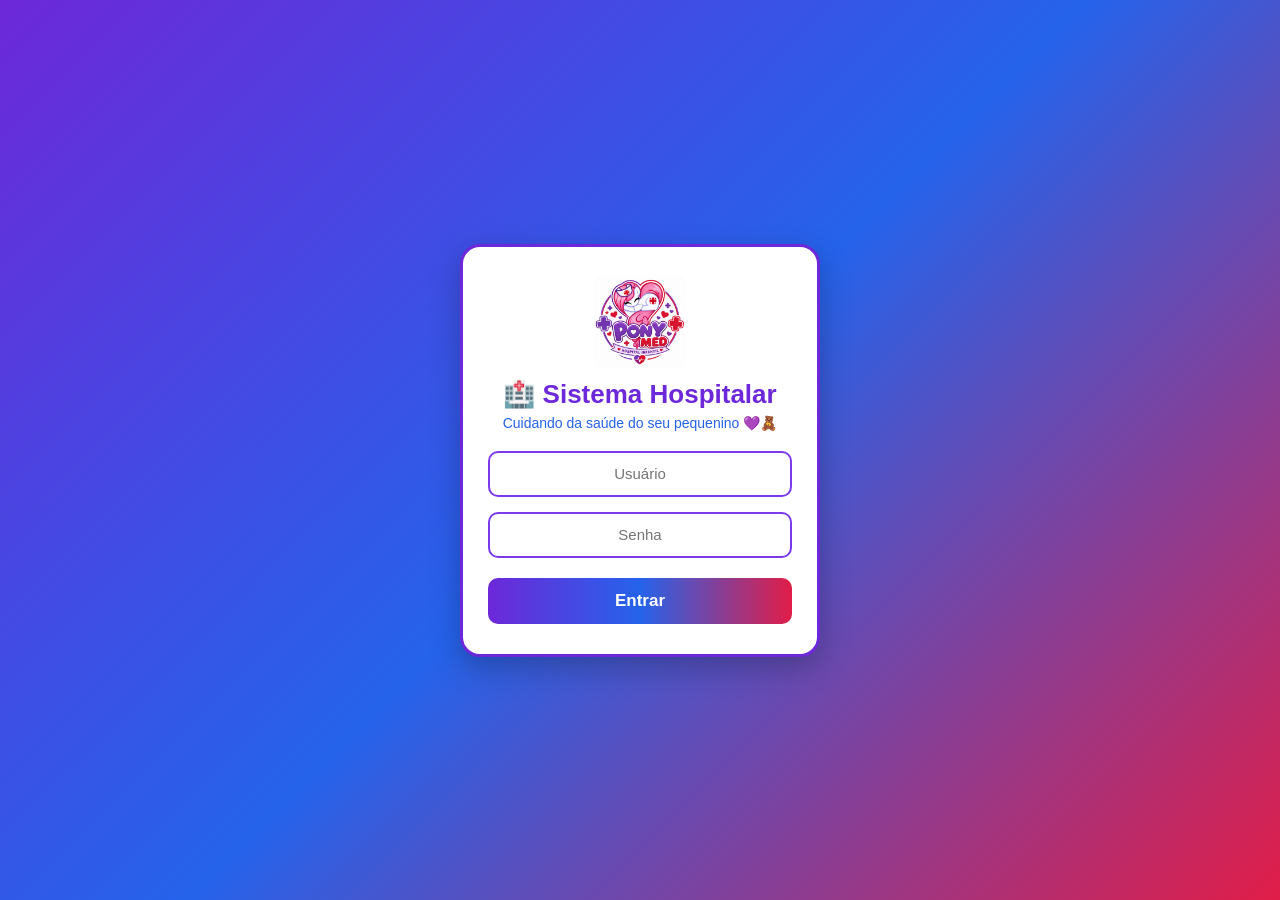
<file: frontend/index.html>
<!DOCTYPE html>
<html lang="pt-BR">
<head>
<meta charset="UTF-8">
<meta name="viewport" content="width=device-width, initial-scale=1.0">

<title>Sistema Hospitalar</title>

<style>

* {
  box-sizing: border-box;
  margin: 0;
  padding: 0;
}

body {
  min-height: 100vh;
  display: flex;
  justify-content: center;
  align-items: center;
  font-family: Arial, sans-serif;

  /* Fundo roxo, azul e vermelho */
  background: linear-gradient(
    135deg,
    #6d28d9,
    #2563eb,
    #e11d48
  );
}

.container {
  width: 360px;
  padding: 30px 25px;

  background: #ffffff;
  border-radius: 20px;

  box-shadow: 0 10px 30px rgba(0, 0, 0, 0.25);

  border: 3px solid #6d28d9;

  display: flex;
  flex-direction: column;
  align-items: center;

  text-align: center;
}

/* IMAGEM CENTRALIZADA */
.logo {
  width: 90px;
  height: 90px;
  object-fit: contain;
  margin-bottom: 12px;
}

/* TÍTULO */
h2 {
  color: #6d28d9;
  font-size: 26px;
  margin-bottom: 5px;
  font-weight: bold;
}

/* FRASE */
.frase {
  color: #2563eb;
  font-size: 14px;
  margin-bottom: 20px;
}

/* CAMPOS */
input {
  width: 100%;
  height: 46px;

  margin-bottom: 15px;
  padding: 10px 15px;

  border: 2px solid #7c3aed;
  border-radius: 10px;

  font-size: 15px;
  text-align: center;

  outline: none;

  transition: border-color 0.2s ease;
}

input:focus {
  border-color: #2563eb;
}

/* BOTÃO */
button {
  width: 100%;
  height: 46px;

  margin-top: 5px;

  border: none;
  border-radius: 10px;

  background: linear-gradient(
    90deg,
    #6d28d9,
    #2563eb,
    #e11d48
  );

  color: white;

  font-size: 17px;
  font-weight: bold;

  cursor: pointer;

  transition: transform 0.2s ease, opacity 0.2s ease;
}

button:hover {
  transform: scale(1.02);
  opacity: 0.95;
}

</style>
</head>

<body>

<div class="container">

<!-- IMAGEM -->
<img
  src="logo.png"
  alt="Logo do Sistema Hospitalar"
  class="logo"
>

<!-- TÍTULO -->
<h2>🏥 Sistema Hospitalar</h2>

<!-- FRASE -->
<p class="frase">
  Cuidando da saúde do seu pequenino 💜🧸
</p>

<!-- USUÁRIO -->
<input
  id="usuario"
  type="text"
  placeholder="Usuário"
>

<!-- SENHA -->
<input
  id="senha"
  type="password"
  placeholder="Senha"
>

<!-- BOTÃO -->
<button onclick="login()">
  Entrar
</button>

</div>

<script>

function login() {

  const usuario = document.getElementById("usuario").value;
  const senha = document.getElementById("senha").value;

  fetch("/login", {
    method: "POST",

    headers: {
      "Content-Type": "application/json"
    },

    body: JSON.stringify({
      usuario: usuario,
      senha: senha
    })
  })

  .then(r => r.json())

  .then(data => {

    if (data.tipo === "triagem") {
      location.href = "triagem.html";
    }

    if (data.tipo === "medico") {
      location.href = "medico.html";
    }

    if (data.tipo === "atendimento") {
      location.href = "atendimento.html";
    }

  })

  .catch(error => {
    console.error("Erro ao realizar login:", error);
  });

}

</script>

</body>
</html>
</file>
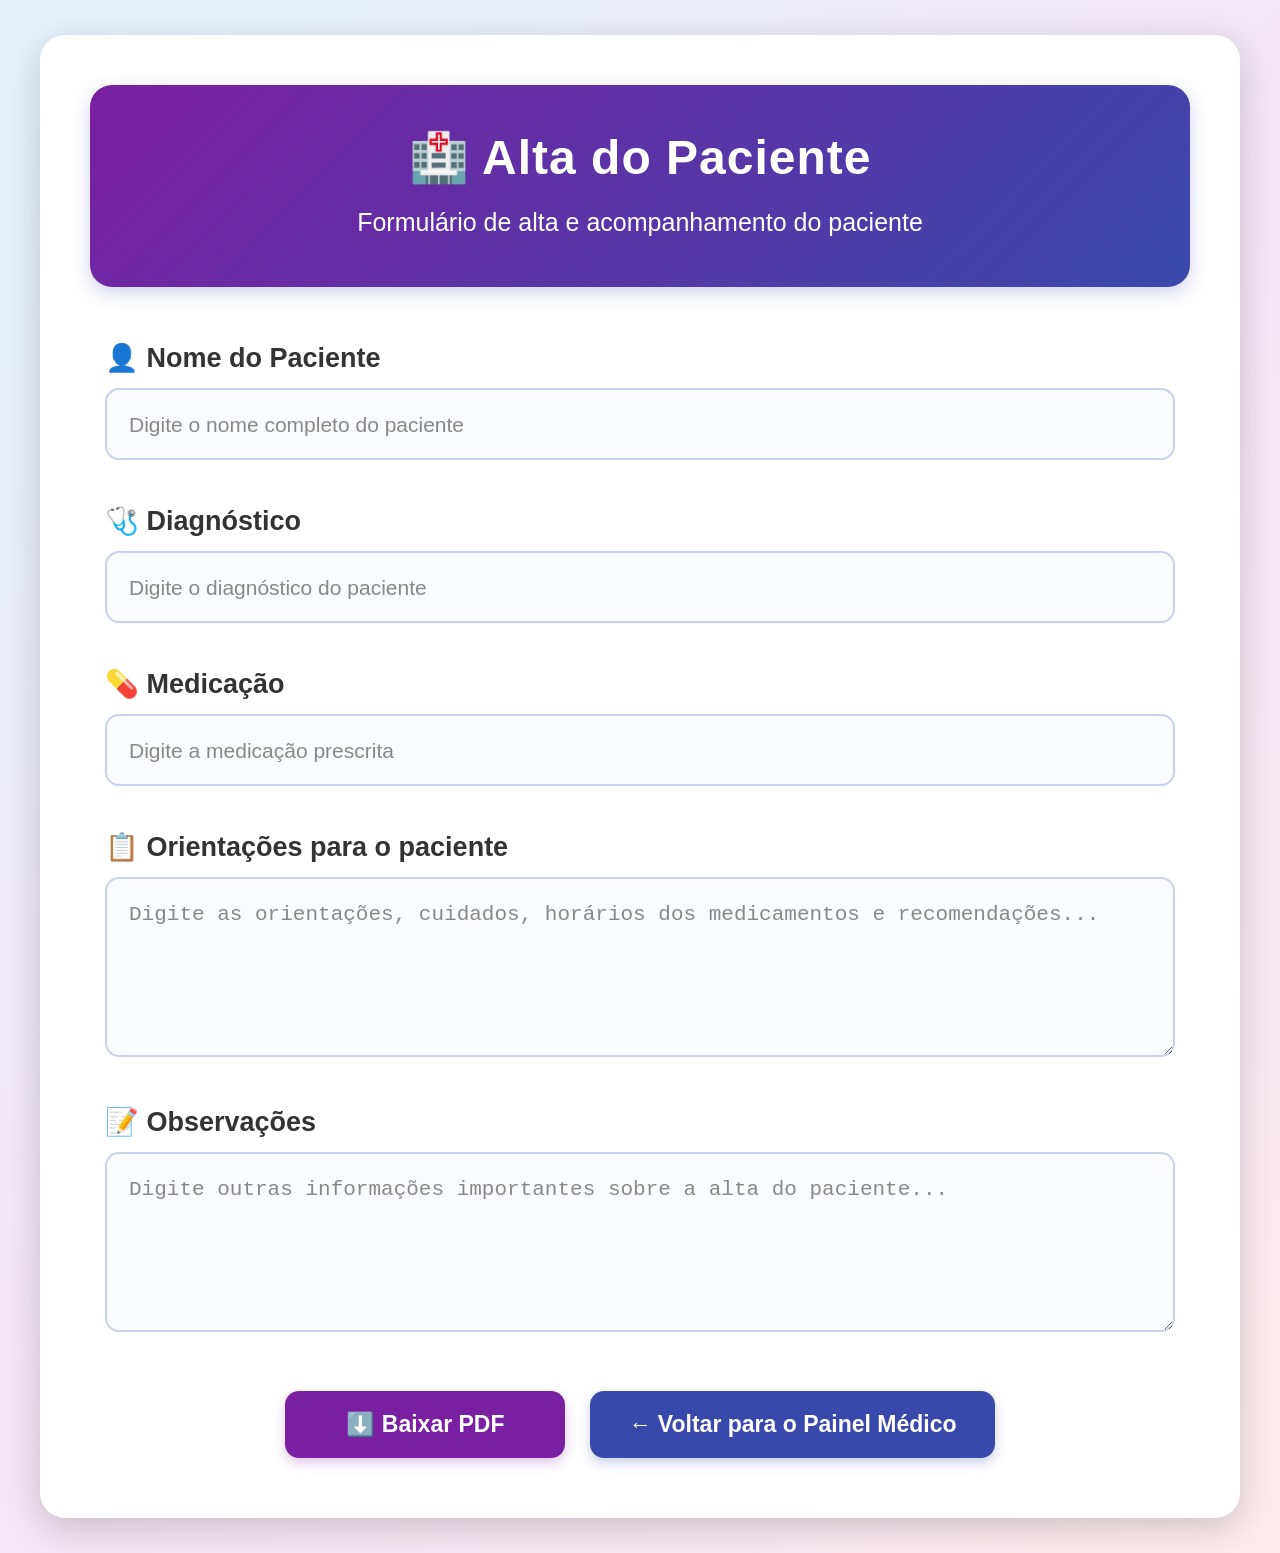
<file: frontend/alta.html>
<!DOCTYPE html> 
<html lang="pt-br"> 
 
<head> 
    <meta charset="UTF-8"> 
    <meta name="viewport" content="width=device-width, initial-scale=1.0"> 
 
    <title>Alta do Paciente</title> 
 
    <style> 
 
        * { 
            box-sizing: border-box; 
        } 
 
        body { 
            margin: 0; 
            min-height: 100vh; 
            font-family: Arial, sans-serif; 
            background: linear-gradient(135deg, #e3f2fd, #f3e5f5, #ffebee); 
 
            display: flex; 
            justify-content: center; 
            align-items: flex-start; 
 
            padding: 35px 20px; 
        } 
 
        .container { 
            width: 100%; 
            max-width: 1200px; 
 
            background: white; 
 
            border-radius: 25px; 
 
            padding: 50px; 
 
            box-shadow: 0 10px 35px rgba(0,0,0,0.18); 
        } 
 
        header { 
            text-align: center; 
 
            background: linear-gradient(135deg, #7b1fa2, #3949ab); 
 
            color: white; 
 
            padding: 45px 30px; 
 
            border-radius: 22px; 
 
            margin-bottom: 45px; 
 
            box-shadow: 0 6px 18px rgba(63, 81, 181, 0.25); 
        } 
 
        header h1 { 
            font-size: 48px; 
            margin: 0 0 18px 0; 
            letter-spacing: 1px; 
        } 
 
        header p { 
            font-size: 25px; 
            margin: 0; 
            line-height: 1.5; 
        } 
 
        .formulario { 
            padding: 10px 15px; 
        } 
 
        .campo { 
            margin-bottom: 35px; 
        } 
 
        .campo label { 
            display: block; 
 
            font-size: 27px; 
 
            font-weight: bold; 
 
            margin-bottom: 14px; 
 
            color: #333; 
        } 
 
        .campo input, 
        .campo textarea, 
        .campo select { 
            width: 100%; 
 
            padding: 20px 22px; 
 
            font-size: 24px; 
 
            border: 2px solid #c9d2ed; 
 
            border-radius: 14px; 
 
            outline: none; 
 
            background: #fafbff; 
 
            color: #222; 
 
            min-height: 65px; 
        } 
 
        .campo input::placeholder, 
        .campo textarea::placeholder { 
            color: #888; 
            font-size: 21px; 
        } 
 
        .campo textarea { 
            min-height: 180px; 
 
            resize: vertical; 
 
            line-height: 1.5; 
        } 
 
        .campo input:focus, 
        .campo textarea:focus, 
        .campo select:focus { 
            border-color: #7b1fa2; 
 
            background: white; 
 
            box-shadow: 0 0 0 4px rgba(123, 31, 162, 0.10); 
        } 
 
        /* Organização dos campos em blocos */ 
 
        .campo::before { 
            content: ""; 
            display: block; 
        } 
 
        .botoes { 
            display: flex; 
 
            justify-content: center; 
 
            gap: 25px; 
 
            margin-top: 45px; 
 
            flex-wrap: wrap; 
        } 
 
        .btn { 
            padding: 20px 38px; 
 
            font-size: 23px; 
 
            font-weight: bold; 
 
            border: none; 
 
            border-radius: 14px; 
 
            cursor: pointer; 
 
            min-width: 280px; 
 
            transition: 0.2s; 
        } 
 
        .btn-pdf { 
            background: #7b1fa2; 
 
            color: white; 
 
            box-shadow: 0 5px 12px rgba(123, 31, 162, 0.25); 
        } 
 
        .btn-voltar { 
            background: #3949ab; 
 
            color: white; 
 
            box-shadow: 0 5px 12px rgba(57, 73, 171, 0.25); 
        } 
 
        .btn:hover { 
            opacity: 0.9; 
            transform: translateY(-2px); 
        } 
 
        /* Separadores visuais */ 
 
        .campo:not(:last-child) { 
            padding-bottom: 10px; 
        } 
 
        @media (max-width: 700px) { 
 
            body { 
                padding: 15px 10px; 
            } 
 
            .container { 
                padding: 25px 18px; 
                border-radius: 18px; 
            } 
 
            header { 
                padding: 30px 15px; 
            } 
 
            header h1 { 
                font-size: 36px; 
            } 
 
            header p { 
                font-size: 20px; 
            } 
 
            .campo label { 
                font-size: 22px; 
            } 
 
            .campo input, 
            .campo textarea, 
            .campo select { 
                font-size: 20px; 
            } 
 
            .btn { 
                width: 100%; 
                min-width: 0; 
            } 
 
        } 
 
        @media print { 
 
            body { 
                background: white; 
                padding: 0; 
            } 
 
            .container { 
                box-shadow: none; 
                max-width: 100%; 
                padding: 20px; 
            } 
 
            header { 
                box-shadow: none; 
            } 
 
            .botoes { 
                display: none; 
            } 
 
        } 
 
    </style> 
 
</head> 
 
<body> 
 
    <div class="container"> 
 
        <header> 
 
            <h1>🏥 Alta do Paciente</h1> 
 
            <p>Formulário de alta e acompanhamento do paciente</p> 
 
        </header> 
 
        <div class="formulario"> 
 
            <div class="campo"> 
 
                <label>👤 Nome do Paciente</label> 
 
                <input 
                    type="text" 
                    id="paciente" 
                    placeholder="Digite o nome completo do paciente" 
                > 
 
            </div> 
 
            <div class="campo"> 
 
                <label>🩺 Diagnóstico</label> 
 
                <input 
                    type="text" 
                    id="diagnostico" 
                    placeholder="Digite o diagnóstico do paciente" 
                > 
 
            </div> 
 
            <div class="campo"> 
 
                <label>💊 Medicação</label> 
 
                <input 
                    type="text" 
                    id="medicacao" 
                    placeholder="Digite a medicação prescrita" 
                > 
 
            </div> 
 
            <div class="campo"> 
 
                <label>📋 Orientações para o paciente</label> 
 
                <textarea 
                    id="orientacoes" 
                    placeholder="Digite as orientações, cuidados, horários dos medicamentos e recomendações..."
                ></textarea> 
 
            </div> 
 
            <div class="campo"> 
 
                <label>📝 Observações</label> 
 
                <textarea 
                    id="observacoes" 
                    placeholder="Digite outras informações importantes sobre a alta do paciente..."
                ></textarea> 
 
            </div> 
 
            <div class="botoes"> 
 
                <button 
                    class="btn btn-pdf" 
                    onclick="window.print()" 
                > 
                    ⬇️ Baixar PDF 
                </button> 
 
                <button 
                    class="btn btn-voltar" 
                    onclick="window.location.href='medico.html'" 
                > 
                    ← Voltar para o Painel Médico 
                </button> 
 
            </div> 
 
        </div> 
 
    </div> 
 
</body> 
 
</html>
</file>
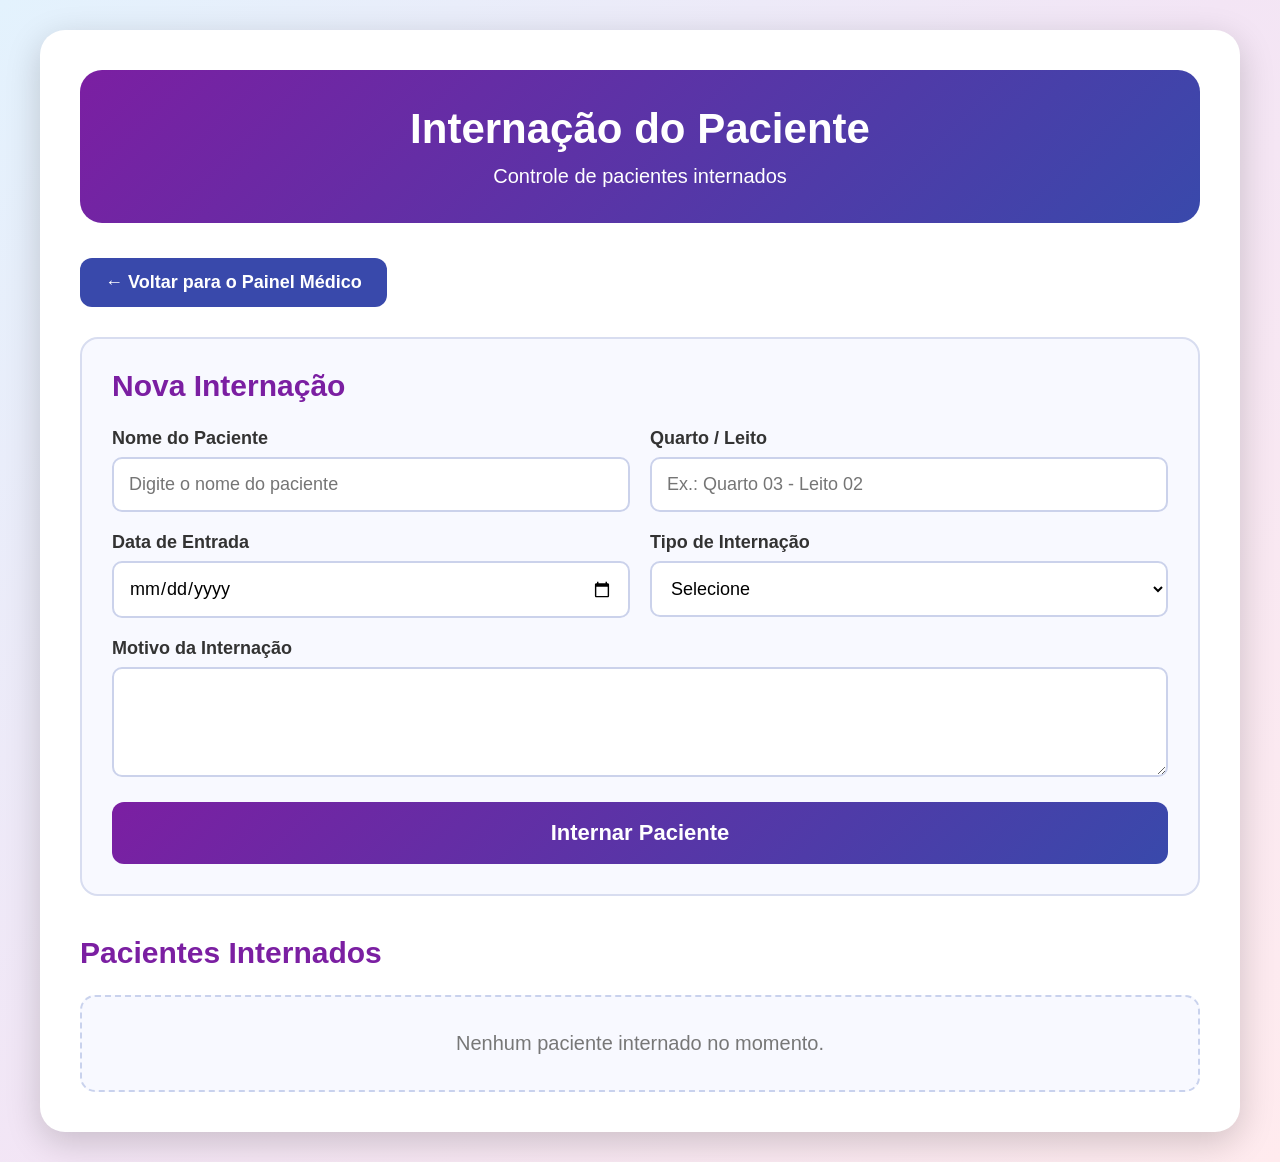
<file: frontend/internacao.html>
<!DOCTYPE html> 
<html lang="pt-BR"> 
<head> 
  <meta charset="UTF-8"> 
  <title>Internação do Paciente</title> 

  <style>

    * {
      box-sizing: border-box;
      margin: 0;
      padding: 0;
      font-family: Arial, sans-serif;
    }

    body {
      min-height: 100vh;
      padding: 30px 20px;

      background: linear-gradient(
        135deg,
        #e3f2fd,
        #f3e5f5,
        #ffebee
      );
    }

    .container {
      width: 100%;
      max-width: 1200px;
      margin: auto;

      background: white;
      border-radius: 25px;
      padding: 40px;

      box-shadow: 0 10px 35px rgba(0,0,0,0.18);
    }

    /* CABEÇALHO */

    .cabecalho {
      background: linear-gradient(
        135deg,
        #7b1fa2,
        #3949ab
      );

      color: white;
      padding: 35px;
      border-radius: 22px;

      text-align: center;
      margin-bottom: 35px;
    }

    .cabecalho h1 {
      font-size: 42px;
      margin-bottom: 12px;
    }

    .cabecalho p {
      font-size: 20px;
    }

    /* BOTÃO VOLTAR */

    .btn-voltar {
      background: #3949ab;
      color: white;

      border: none;
      border-radius: 12px;

      padding: 14px 25px;

      font-size: 18px;
      font-weight: bold;

      cursor: pointer;
      margin-bottom: 30px;
    }

    .btn-voltar:hover {
      background: #283593;
    }

    /* TÍTULOS */

    .titulo {
      color: #7b1fa2;
      font-size: 30px;
      margin-bottom: 25px;
    }

    /* FORMULÁRIO */

    .formulario {
      background: #f8f9ff;

      border: 2px solid #d8ddf0;
      border-radius: 18px;

      padding: 30px;
      margin-bottom: 40px;
    }

    .campos {
      display: grid;

      grid-template-columns: repeat(2, 1fr);

      gap: 20px;
    }

    .campo {
      display: flex;
      flex-direction: column;
    }

    .campo label {
      font-size: 18px;
      font-weight: bold;

      color: #333;

      margin-bottom: 8px;
    }

    .campo input,
    .campo select,
    .campo textarea {
      width: 100%;

      padding: 15px;

      border: 2px solid #cbd2eb;
      border-radius: 10px;

      font-size: 18px;

      outline: none;

      background: white;
    }

    .campo input:focus,
    .campo select:focus,
    .campo textarea:focus {
      border-color: #7b1fa2;
      box-shadow: 0 0 0 3px rgba(123,31,162,0.10);
    }

    .campo textarea {
      min-height: 110px;
      resize: vertical;
    }

    .campo-completo {
      grid-column: 1 / -1;
    }

    /* BOTÃO INTERNAR */

    .btn-internar {
      width: 100%;

      margin-top: 25px;

      padding: 18px;

      border: none;
      border-radius: 12px;

      background: linear-gradient(
        135deg,
        #7b1fa2,
        #3949ab
      );

      color: white;

      font-size: 22px;
      font-weight: bold;

      cursor: pointer;
    }

    .btn-internar:hover {
      opacity: 0.9;
      transform: translateY(-1px);
    }

    /* LISTA DE INTERNADOS */

    .lista {
      display: flex;
      flex-direction: column;
      gap: 20px;
    }

    .card {
      background: #fafbff;

      border: 2px solid #d0d8f0;
      border-radius: 18px;

      padding: 25px;

      box-shadow: 0 5px 15px rgba(0,0,0,0.08);
    }

    .card h3 {
      color: #7b1fa2;

      font-size: 28px;

      margin-bottom: 18px;

      border-bottom: 2px solid #e0e4f5;

      padding-bottom: 12px;
    }

    .informacoes {
      display: grid;

      grid-template-columns: repeat(2, 1fr);

      gap: 12px;

      margin-bottom: 20px;
    }

    .informacoes p {
      font-size: 18px;
      color: #333;
    }

    .informacoes b {
      color: #555;
    }

    /* BOTÃO DAR ALTA */

    .btn-alta {
      width: 100%;

      padding: 15px;

      border: none;
      border-radius: 12px;

      background: #d32f2f;

      color: white;

      font-size: 19px;
      font-weight: bold;

      cursor: pointer;
    }

    .btn-alta:hover {
      background: #b71c1c;
    }

    /* SEM PACIENTES */

    .nenhum {
      text-align: center;

      padding: 35px;

      background: #f8f9ff;

      border: 2px dashed #c9d2ed;

      border-radius: 15px;

      color: #777;

      font-size: 20px;
    }

    /* RESPONSIVO */

    @media (max-width: 700px) {

      body {
        padding: 15px 10px;
      }

      .container {
        padding: 20px;
      }

      .cabecalho {
        padding: 25px 15px;
      }

      .cabecalho h1 {
        font-size: 32px;
      }

      .campos,
      .informacoes {
        grid-template-columns: 1fr;
      }

      .formulario {
        padding: 20px;
      }

      .titulo {
        font-size: 25px;
      }

    }

  </style> 
</head> 

<body> 

<div class="container">

  <div class="cabecalho">

    <h1>Internação do Paciente</h1>

    <p>Controle de pacientes internados</p>

  </div>

  <button
    class="btn-voltar"
    onclick="window.location.href='medico.html'">

    ← Voltar para o Painel Médico

  </button>


  <!-- NOVA INTERNAÇÃO -->

  <div class="formulario">

    <h2 class="titulo">
      Nova Internação
    </h2>

    <div class="campos">

      <div class="campo">
        <label>Nome do Paciente</label>

        <input
          type="text"
          id="nome"
          placeholder="Digite o nome do paciente">
      </div>


      <div class="campo">
        <label>Quarto / Leito</label>

        <input
          type="text"
          id="quarto"
          placeholder="Ex.: Quarto 03 - Leito 02">
      </div>


      <div class="campo">
        <label>Data de Entrada</label>

        <input
          type="date"
          id="dataEntrada">
      </div>


      <div class="campo">
        <label>Tipo de Internação</label>

        <select id="tipo">

          <option value="">
            Selecione
          </option>

          <option>
            Clínica
          </option>

          <option>
            Cirúrgica
          </option>

          <option>
            Observação
          </option>

          <option>
            Pediátrica
          </option>

        </select>

      </div>


      <div class="campo campo-completo">

        <label>Motivo da Internação</label>

        <textarea
          id="motivo"
          placeholder="Digite o motivo da internação">
        </textarea>

      </div>

    </div>


    <button
      class="btn-internar"
      onclick="internarPaciente()">

      Internar Paciente

    </button>

  </div>


  <!-- PACIENTES INTERNADOS -->

  <h2 class="titulo">
    Pacientes Internados
  </h2>

  <div
    class="lista"
    id="listaInternados">

  </div>

</div>


<script>

  let internados =
    JSON.parse(localStorage.getItem("pacientesInternados")) || [];


  function salvarInternados() {

    localStorage.setItem(
      "pacientesInternados",
      JSON.stringify(internados)
    );

  }


  function internarPaciente() {

    const nome =
      document.getElementById("nome").value.trim();

    const quarto =
      document.getElementById("quarto").value.trim();

    const dataEntrada =
      document.getElementById("dataEntrada").value;

    const tipo =
      document.getElementById("tipo").value;

    const motivo =
      document.getElementById("motivo").value.trim();


    if (!nome) {

      alert("Digite o nome do paciente.");
      return;

    }


    if (!quarto) {

      alert("Informe o quarto ou leito.");
      return;

    }


    if (!dataEntrada) {

      alert("Informe a data de entrada.");
      return;

    }


    const paciente = {

      id: Date.now(),

      nome: nome,

      quarto: quarto,

      dataEntrada: dataEntrada,

      tipo: tipo || "Não informado",

      motivo: motivo || "Não informado"

    };


    internados.push(paciente);

    salvarInternados();

    limparFormulario();

    mostrarInternados();

    alert("Paciente internado com sucesso!");

  }


  function tirarDaInternacao(id) {

    const paciente =
      internados.find(p => p.id === id);


    if (!paciente) return;


    const confirmar =
      confirm(
        "Deseja realmente tirar " +
        paciente.nome +
        " da internação e dar alta?"
      );


    if (!confirmar) return;


    internados =
      internados.filter(p => p.id !== id);


    salvarInternados();

    mostrarInternados();

    alert("Paciente recebeu alta e foi retirado da internação.");

  }


  function mostrarInternados() {

    const lista =
      document.getElementById("listaInternados");


    lista.innerHTML = "";


    if (internados.length === 0) {

      lista.innerHTML = `

        <div class="nenhum">

          Nenhum paciente internado no momento.

        </div>

      `;

      return;

    }


    internados.forEach(paciente => {

      lista.innerHTML += `

        <div class="card">

          <h3>
            ${paciente.nome}
          </h3>


          <div class="informacoes">

            <p>
              <b>Quarto / Leito:</b>
              ${paciente.quarto}
            </p>

            <p>
              <b>Data de Entrada:</b>
              ${paciente.dataEntrada}
            </p>

            <p>
              <b>Tipo:</b>
              ${paciente.tipo}
            </p>

            <p>
              <b>Motivo:</b>
              ${paciente.motivo}
            </p>

          </div>


          <button
            class="btn-alta"
            onclick="tirarDaInternacao(${paciente.id})">

            Tirar da Internação / Dar Alta

          </button>

        </div>

      `;

    });

  }


  function limparFormulario() {

    document.getElementById("nome").value = "";

    document.getElementById("quarto").value = "";

    document.getElementById("dataEntrada").value = "";

    document.getElementById("tipo").value = "";

    document.getElementById("motivo").value = "";

  }


  mostrarInternados();

</script>

</body> 
</html>
</file>
